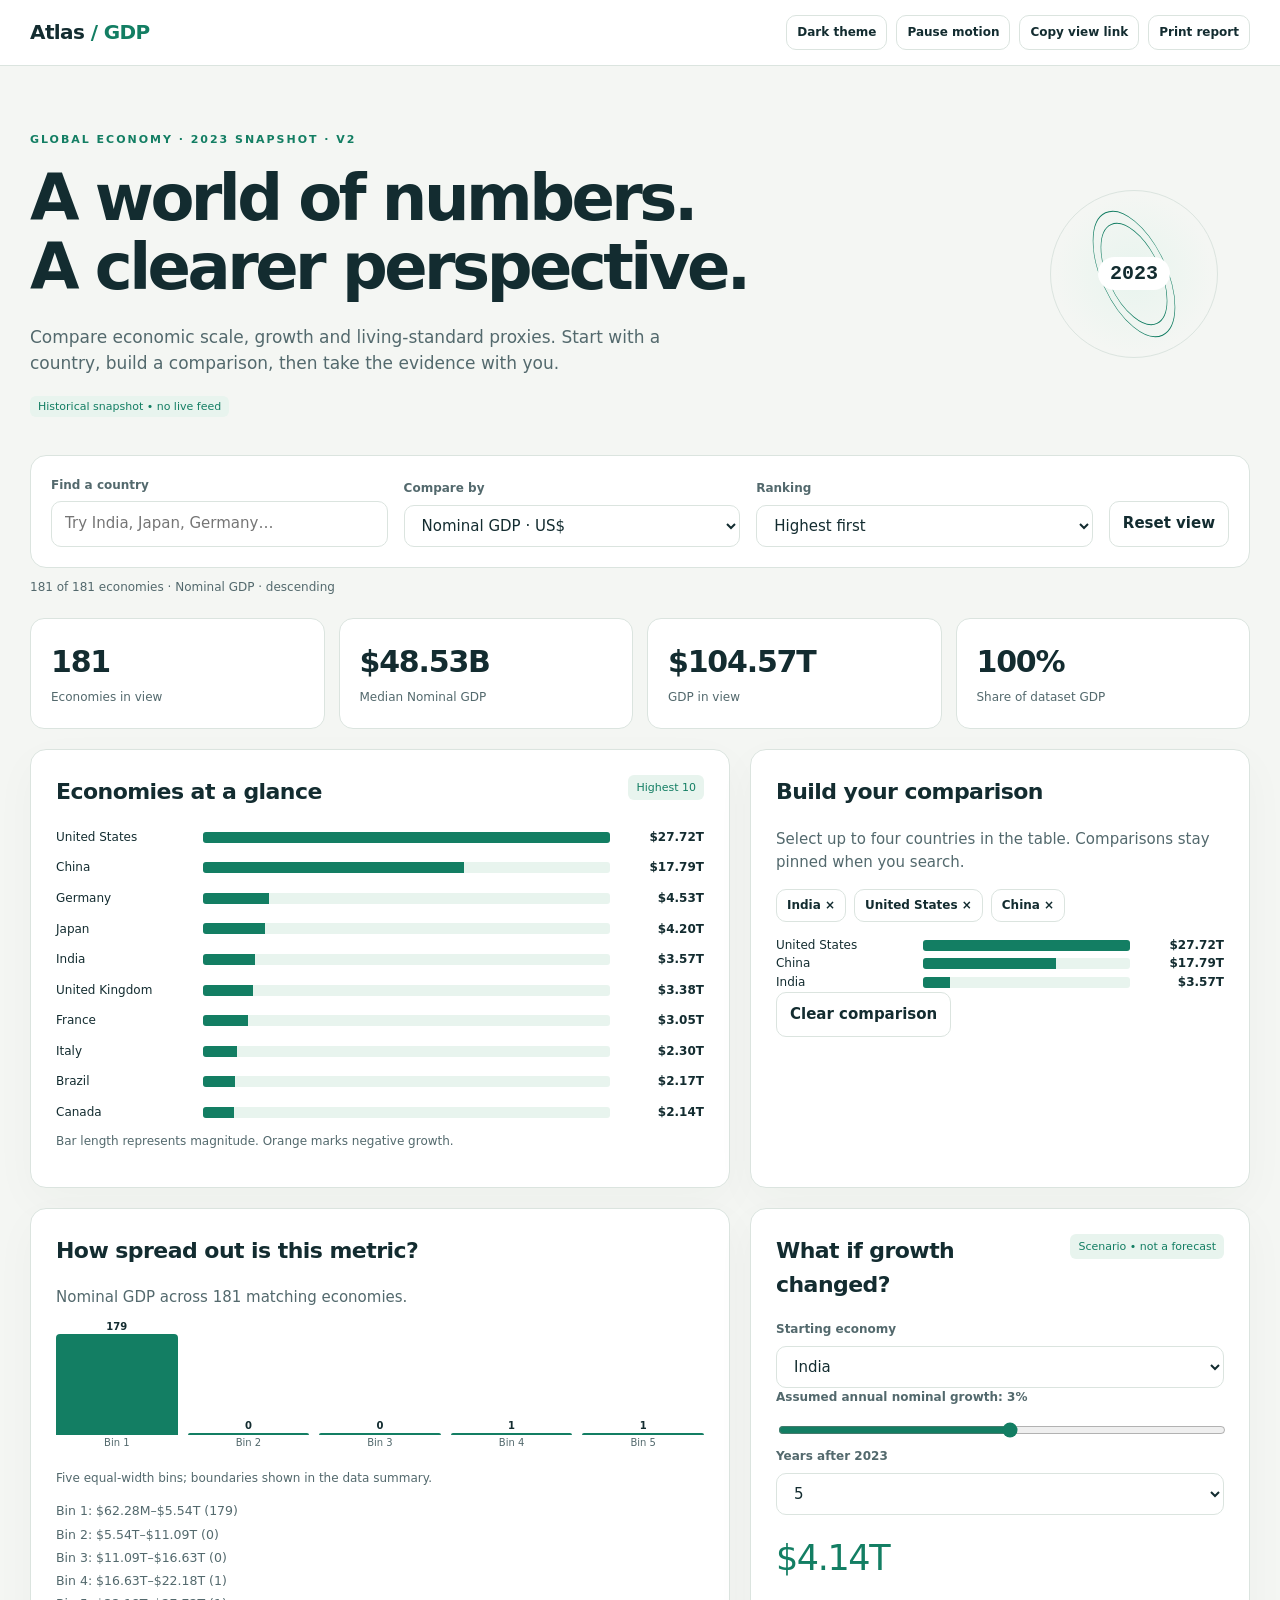
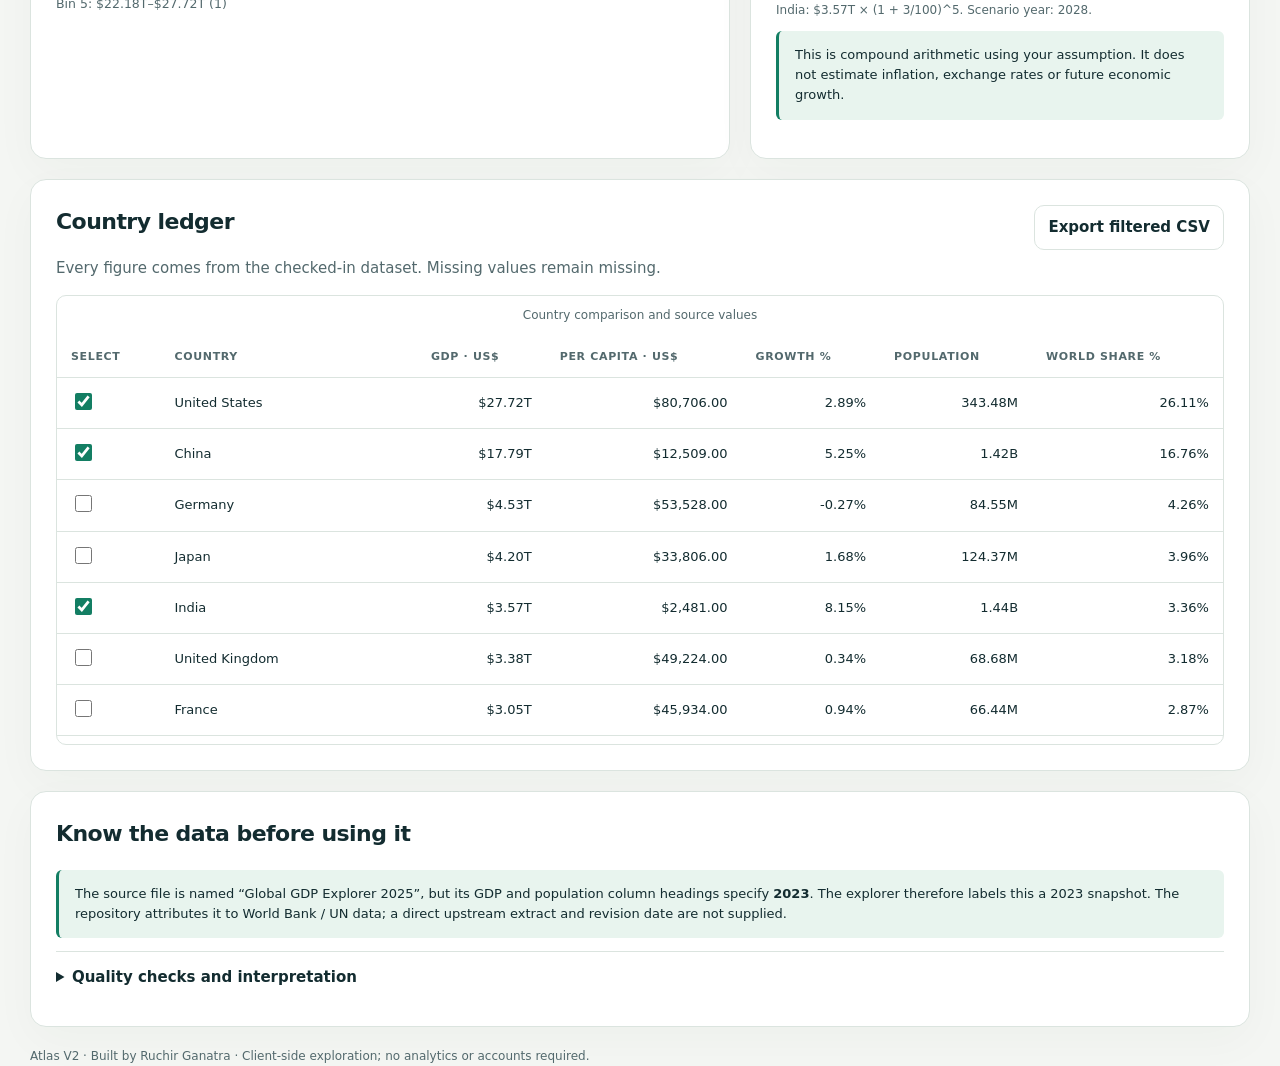
<file: index.html>
<!doctype html><html lang="en"><head><meta charset="utf-8"><meta name="viewport" content="width=device-width,initial-scale=1"><meta name="description" content="Compare countries in a transparent 2023 GDP snapshot. Rankings, comparison, downloadable data and explicit growth scenarios."><title>Atlas / GDP Explorer V2</title><link rel="stylesheet" href="analytics.css"><script defer src="data.js"></script><script defer src="analytics-core.js"></script><script defer src="app.js"></script></head><body>
<a class="skip" href="#workspace">Skip to explorer</a><header class="topbar"><div class="shell"><div class="brand">Atlas<span> / GDP</span></div><div class="top-actions"><button id="theme">Dark theme</button><button id="motion" aria-pressed="false">Pause motion</button><button id="share">Copy view link</button><button id="print">Print report</button></div></div></header>
<main class="shell"><section class="hero"><div><div class="eyebrow">Global economy · 2023 snapshot · V2</div><h1>A world of numbers.<br>A clearer perspective.</h1><p>Compare economic scale, growth and living-standard proxies. Start with a country, build a comparison, then take the evidence with you.</p><span class="tag">Historical snapshot • no live feed</span></div><button class="orb" id="orb" aria-label="Pause or resume globe animation"><strong>2023</strong></button></section>
<section id="workspace" aria-label="GDP explorer"><div class="filters"><div class="field"><label for="search">Find a country</label><input id="search" type="search" placeholder="Try India, Japan, Germany…"></div><div class="field"><label for="metric">Compare by</label><select id="metric"><option value="gdp">Nominal GDP · US$</option><option value="perCapita">GDP per capita · US$</option><option value="growth">Reported GDP growth · %</option><option value="population">Population</option><option value="share">Reported world GDP share · %</option></select></div><div class="field"><label for="order">Ranking</label><select id="order"><option value="desc">Highest first</option><option value="asc">Lowest first</option></select></div><button id="reset">Reset view</button></div>
<p class="status" id="status" role="status"></p><div class="metrics" id="metrics"></div><div class="grid"><section class="card"><div class="card-head"><h2>Economies at a glance</h2><span class="tag" id="rankLabel">Top 10</span></div><div class="bars" id="ranking"></div><p class="status">Bar length represents magnitude. Orange marks negative growth.</p></section><section class="card"><h2>Build your comparison</h2><p class="muted">Select up to four countries in the table. Comparisons stay pinned when you search.</p><div class="chips" id="selection"></div><div id="comparison"></div><button id="clearCompare">Clear comparison</button></section>
<section class="card"><h2>How spread out is this metric?</h2><p class="muted" id="distributionCaption"></p><div id="distribution" class="distribution"></div><p class="status">Five equal-width bins; boundaries shown in the data summary.</p><div id="bins"></div></section>
<section class="card" id="scenario"><div class="card-head"><h2>What if growth changed?</h2><span class="tag">Scenario • not a forecast</span></div><div class="field"><label for="scenarioCountry">Starting economy</label><select id="scenarioCountry"></select></div><div class="field"><label for="rate">Assumed annual nominal growth: <output id="rateLabel">3%</output></label><input id="rate" type="range" min="-10" max="15" step="0.5" value="3"></div><div class="field"><label for="years">Years after 2023</label><select id="years"><option>1</option><option>3</option><option selected>5</option><option>10</option></select></div><div class="scenario-output" id="projection"></div><p class="status" id="scenarioText"></p><p class="note">This is compound arithmetic using your assumption. It does not estimate inflation, exchange rates or future economic growth.</p></section>
<section class="card wide"><div class="card-head"><div><h2>Country ledger</h2><p class="muted">Every figure comes from the checked-in dataset. Missing values remain missing.</p></div><button id="download">Export filtered CSV</button></div><div class="table-wrap"><table><caption class="status">Country comparison and source values</caption><thead><tr><th>Select</th><th>Country</th><th>GDP · US$</th><th>Per capita · US$</th><th>Growth %</th><th>Population</th><th>World share %</th></tr></thead><tbody id="rows"></tbody></table></div></section>
<section class="card wide"><h2>Know the data before using it</h2><p class="note">The source file is named “Global GDP Explorer 2025”, but its GDP and population column headings specify <b>2023</b>. The explorer therefore labels this a 2023 snapshot. The repository attributes it to World Bank / UN data; a direct upstream extract and revision date are not supplied.</p><details><summary>Quality checks and interpretation</summary><div id="quality"></div><p>GDP is nominal, in US dollars. Per-capita GDP is an average, not household income. Reported growth is retained as supplied; its precise price basis is not documented. World-share percentages are supplied and rounded, rather than recomputed from an incomplete country selection. Dataset sum and selected-country share always use the checked-in rows as their denominator.</p><a href="https://github.com/Ganatra-Ruchir/global-gdp-dashboard/tree/main/data">Inspect the original CSV</a></details></section></div></section></main><footer class="shell">Atlas V2 · Built by Ruchir Ganatra · Client-side exploration; no analytics or accounts required.</footer><div class="toast hidden" id="toast" role="status"></div></body></html>
</file>
<file: analytics.css>
:root{--bg:#f4f6f3;--panel:#fff;--ink:#132c30;--muted:#53696d;--line:#dbe4df;--accent:#137e63;--soft:#e8f4ee;--orange:#bb6233;--shadow:0 14px 45px #13372b08;color-scheme:light}
*{box-sizing:border-box}html{scroll-behavior:smooth}body{margin:0;font:15px/1.55 system-ui,-apple-system,Segoe UI,sans-serif;background:var(--bg);color:var(--ink)}body.dark{--bg:#101e23;--panel:#182b31;--ink:#e8f3ee;--muted:#a4bbb9;--line:#30464b;--accent:#6cdfb6;--soft:#244139;color-scheme:dark}a{color:var(--accent)}button,input,select{font:inherit;color:inherit}button,select,input{border:1px solid var(--line);border-radius:10px;background:var(--panel);padding:10px 13px}button{cursor:pointer;font-weight:650}button:hover{border-color:var(--accent);background:var(--soft)}button.primary{background:var(--accent);color:var(--bg);border-color:var(--accent)}button:disabled{opacity:.5;cursor:default}input:focus,select:focus,button:focus-visible,a:focus-visible{outline:3px solid var(--accent);outline-offset:3px}input[type=range]{padding:6px;width:100%;accent-color:var(--accent)}h1,h2,h3,p{margin-top:0}h1{font-size:clamp(35px,5vw,65px);line-height:1.08;letter-spacing:-.055em;max-width:850px;margin-bottom:22px}h2{font-size:22px;letter-spacing:-.025em}h3{font-size:16px}small,.muted{color:var(--muted)}.shell{max-width:1320px;margin:auto;padding:0 30px}.topbar{border-bottom:1px solid var(--line);background:var(--panel);position:sticky;top:0;z-index:20}.topbar .shell{display:flex;align-items:center;justify-content:space-between;gap:16px;padding-top:15px;padding-bottom:15px}.brand{font-weight:800;letter-spacing:-.03em;font-size:20px}.brand span{color:var(--accent)}.top-actions,.actions{display:flex;gap:9px;align-items:center;flex-wrap:wrap}.top-actions button{font-size:12px;padding:7px 10px}.hero{display:grid;grid-template-columns:1fr 200px;gap:40px;padding:65px 0 38px;align-items:center}.eyebrow{font-size:11px;text-transform:uppercase;letter-spacing:.18em;font-weight:800;color:var(--accent);margin-bottom:16px}.hero p{max-width:660px;font-size:17px;color:var(--muted)}.orb{width:168px;height:168px;border-radius:50%;border:1px solid var(--line);display:grid;place-items:center;position:relative;background:radial-gradient(circle,var(--soft),transparent 68%);cursor:pointer}.orb:before,.orb:after{content:'';position:absolute;inset:15px;border:1px solid var(--accent);border-radius:50%;transform:rotate(-25deg) scaleX(.48);animation:orbit 12s linear infinite}.orb:after{inset:28px;animation-direction:reverse;animation-duration:18s}.orb strong{font:700 20px ui-monospace,monospace;background:var(--panel);z-index:1;border-radius:20px;padding:5px 12px}.orb:hover{background:var(--soft)}@keyframes orbit{to{transform:rotate(335deg) scaleX(.48)}}.paused *, .paused *:before,.paused *:after{animation-play-state:paused!important}.filters{padding:20px;background:var(--panel);border:1px solid var(--line);border-radius:16px;display:flex;flex-wrap:wrap;gap:16px;align-items:end}.field{display:flex;flex-direction:column;gap:7px;flex:1;min-width:150px}.field label{font-size:12px;font-weight:750;color:var(--muted)}.field input,.field select{width:100%}.metrics{display:grid;grid-template-columns:repeat(4,1fr);gap:14px;margin:20px 0}.metric{background:var(--panel);border:1px solid var(--line);border-radius:14px;padding:20px}.metric strong{display:block;font-size:30px;font-weight:650;letter-spacing:-.04em;font-variant-numeric:tabular-nums}.metric span{font-size:12px;color:var(--muted)}.grid{display:grid;grid-template-columns:1.4fr 1fr;gap:20px;margin:20px 0}.card{background:var(--panel);border:1px solid var(--line);border-radius:16px;padding:25px;min-width:0;box-shadow:var(--shadow)}.wide{grid-column:1/-1}.card-head{display:flex;justify-content:space-between;gap:10px;align-items:start}.tag{font-size:11px;padding:4px 8px;border-radius:6px;background:var(--soft);color:var(--accent);white-space:nowrap}.bars{display:flex;flex-direction:column;gap:12px}.bar-row{display:grid;grid-template-columns:135px 1fr 82px;align-items:center;gap:12px;font-size:12px}.bar-track{height:11px;border-radius:3px;background:var(--soft);overflow:hidden}.bar-fill{height:100%;background:var(--accent);transition:width .35s ease}.bar-fill.negative{background:var(--orange)}.bar-row strong{text-align:right;font-variant-numeric:tabular-nums}.chart{width:100%;height:auto;min-height:180px;max-height:310px}.chart text{font:11px system-ui;fill:var(--muted)}.chart .gridline{stroke:var(--line)}.chart .series{fill:none;stroke:var(--accent);stroke-width:2}.chart .average{fill:none;stroke:var(--orange);stroke-width:3}.chart .threshold{stroke:var(--orange);stroke-dasharray:5 5}.legend{display:flex;flex-wrap:wrap;gap:16px;color:var(--muted);font-size:12px;margin-bottom:12px}.legend i{display:inline-block;width:15px;height:3px;background:var(--accent);vertical-align:middle;margin-right:5px}.legend i.orange{background:var(--orange)}.table-wrap{overflow:auto;max-height:450px;border:1px solid var(--line);border-radius:10px}table{width:100%;border-collapse:collapse;white-space:nowrap;font-size:13px}th,td{text-align:left;padding:12px 14px;border-bottom:1px solid var(--line)}th{position:sticky;top:0;background:var(--panel);z-index:1;color:var(--muted);font-size:11px;text-transform:uppercase;letter-spacing:.06em}tbody tr:hover{background:var(--soft)}td.num{text-align:right;font-variant-numeric:tabular-nums}table input[type=checkbox]{accent-color:var(--accent);width:17px;height:17px}details{border-top:1px solid var(--line);padding-top:14px}summary{cursor:pointer;font-weight:700;margin-bottom:12px}.note{padding:14px 16px;background:var(--soft);border-left:3px solid var(--accent);border-radius:6px;font-size:13px}.empty{padding:35px 15px;text-align:center;color:var(--muted)}.toast{position:fixed;bottom:25px;left:50%;transform:translateX(-50%);background:var(--ink);color:var(--bg);padding:12px 22px;border-radius:10px;z-index:99;max-width:90vw}.skip{position:absolute;top:-60px;left:20px;z-index:100;background:var(--panel);padding:10px}.skip:focus{top:10px}footer{padding:35px 0;color:var(--muted);font-size:12px}.chips{display:flex;gap:8px;flex-wrap:wrap;margin-bottom:14px}.chips button{font-size:12px;padding:6px 10px}.chips button[aria-pressed=true]{background:var(--accent);color:var(--bg)}.distribution{display:flex;align-items:end;height:135px;gap:10px;padding:10px 0 24px}.bin{flex:1;background:var(--accent);min-height:2px;position:relative;border-radius:4px 4px 0 0}.bin span{position:absolute;top:100%;left:50%;transform:translateX(-50%);font-size:10px;white-space:nowrap;color:var(--muted)}.bin b{position:absolute;bottom:100%;left:50%;transform:translateX(-50%);font-size:10px}.scenario-output{font-size:35px;color:var(--accent);letter-spacing:-.04em;margin:16px 0}.status{font-size:12px;color:var(--muted);min-height:20px;margin:10px 0}.hidden{display:none!important}@media(max-width:800px){.shell{padding:0 16px}.hero{grid-template-columns:1fr;gap:0;padding-top:35px}.orb{display:none}.metrics{grid-template-columns:1fr 1fr}.grid{grid-template-columns:1fr}.card{padding:18px}.topbar .shell{flex-wrap:wrap}.top-actions{gap:5px}.bar-row{grid-template-columns:100px 1fr 75px}.field{min-width:130px}.hero p{font-size:15px}}@media(prefers-reduced-motion:reduce){*,*:before,*:after{animation:none!important;transition:none!important;scroll-behavior:auto!important}}@media print{.topbar,.filters,.actions,.orb,button,.toast{display:none!important}.shell{max-width:none;padding:0}.hero{padding:10px 0}.grid{display:block}.card{break-inside:avoid;margin-bottom:15px;box-shadow:none}.table-wrap{max-height:none;overflow:visible}body{background:white;color:black}}

.hidden-page *,.hidden-page *:before,.hidden-page *:after{animation-play-state:paused!important}
</file>
